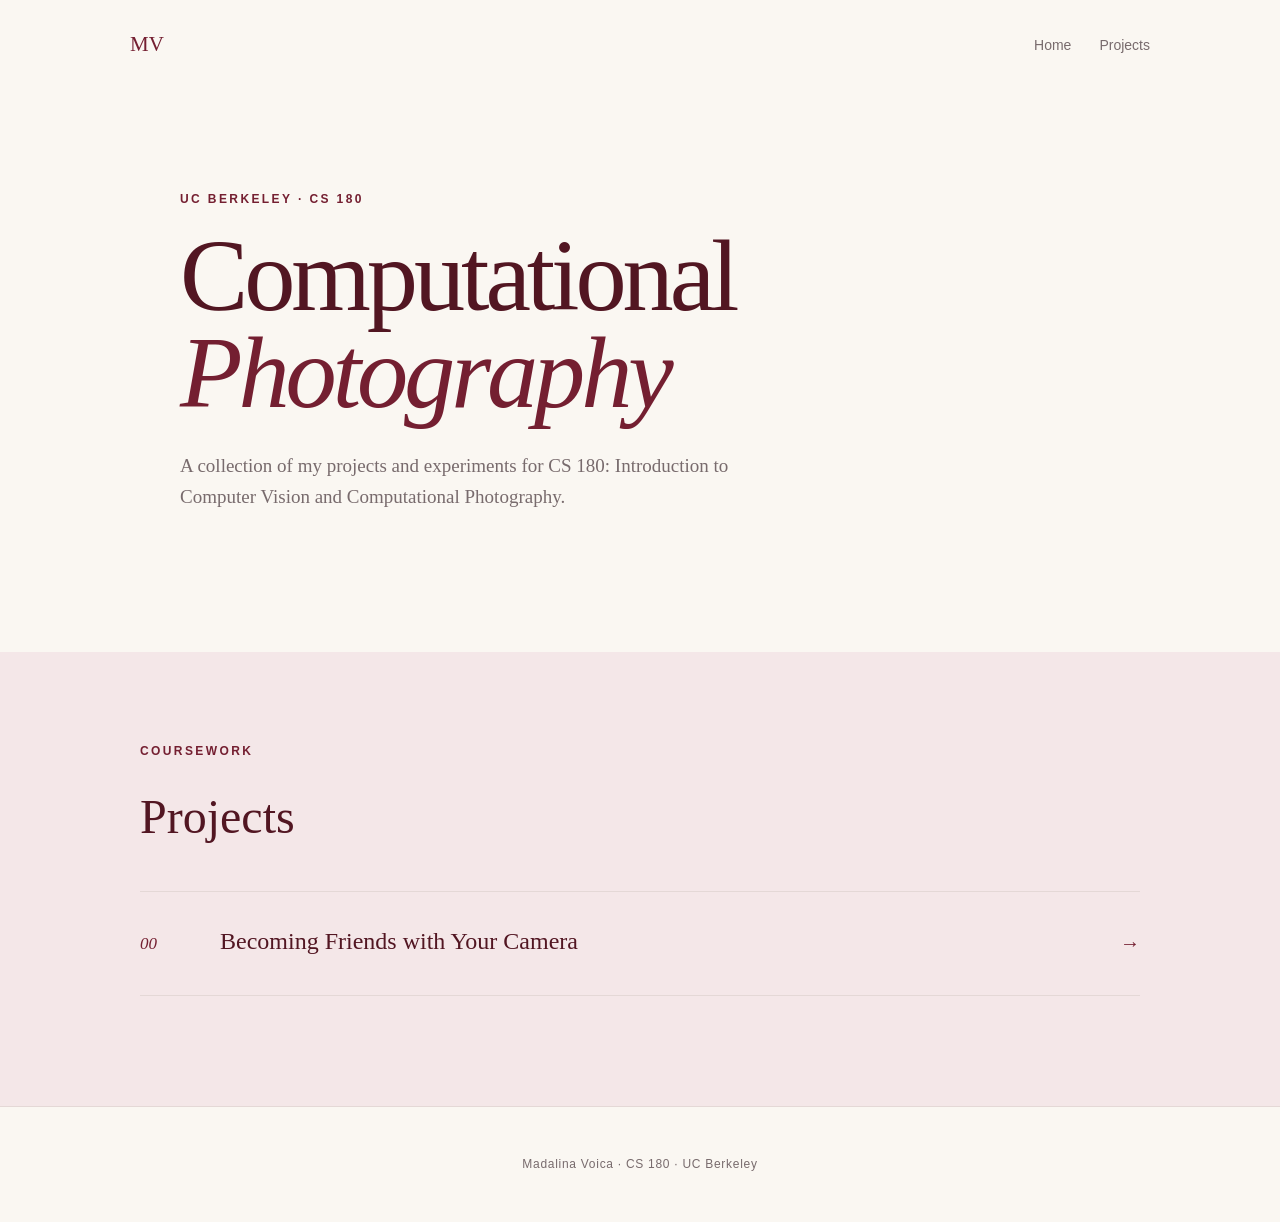
<file: index.html>
<!DOCTYPE html>
<html lang="en">
<head>
    <meta charset="UTF-8">
    <meta name="viewport" content="width=device-width, initial-scale=1.0">

    <title>CS180 Portfolio | Madalina Voica</title>

    <link rel="stylesheet" href="./style.css">
</head>

<body>

    <header class="site-header">
        <div class="logo">MV</div>

        <nav>
            <a href="./index.html">Home</a>
            <a href="#projects">Projects</a>
        </nav>
    </header>

    <main>

        <section class="hero">
            <p class="eyebrow">UC Berkeley · CS 180</p>

            <h1>
                Computational
                <span>Photography</span>
            </h1>

            <p class="hero-description">
                A collection of my projects and experiments for CS 180:
                Introduction to Computer Vision and Computational Photography.
            </p>
        </section>


        <section class="projects-section" id="projects">

            <div class="section-heading">
                <p class="eyebrow">Coursework</p>
                <h2>Projects</h2>
            </div>

            <div class="project-list">

                <a class="project-row" href="./0/index.html">
                    <span class="project-number">00</span>

                    <div>
                        <h3>Becoming Friends with Your Camera</h3>
                      
                    </div>

                    <span class="arrow">→</span>
                </a>

            </div>

        </section>

    </main>

    <footer>
        <p>Madalina Voica · CS 180 · UC Berkeley</p>
    </footer>

</body>
</html>
</file>
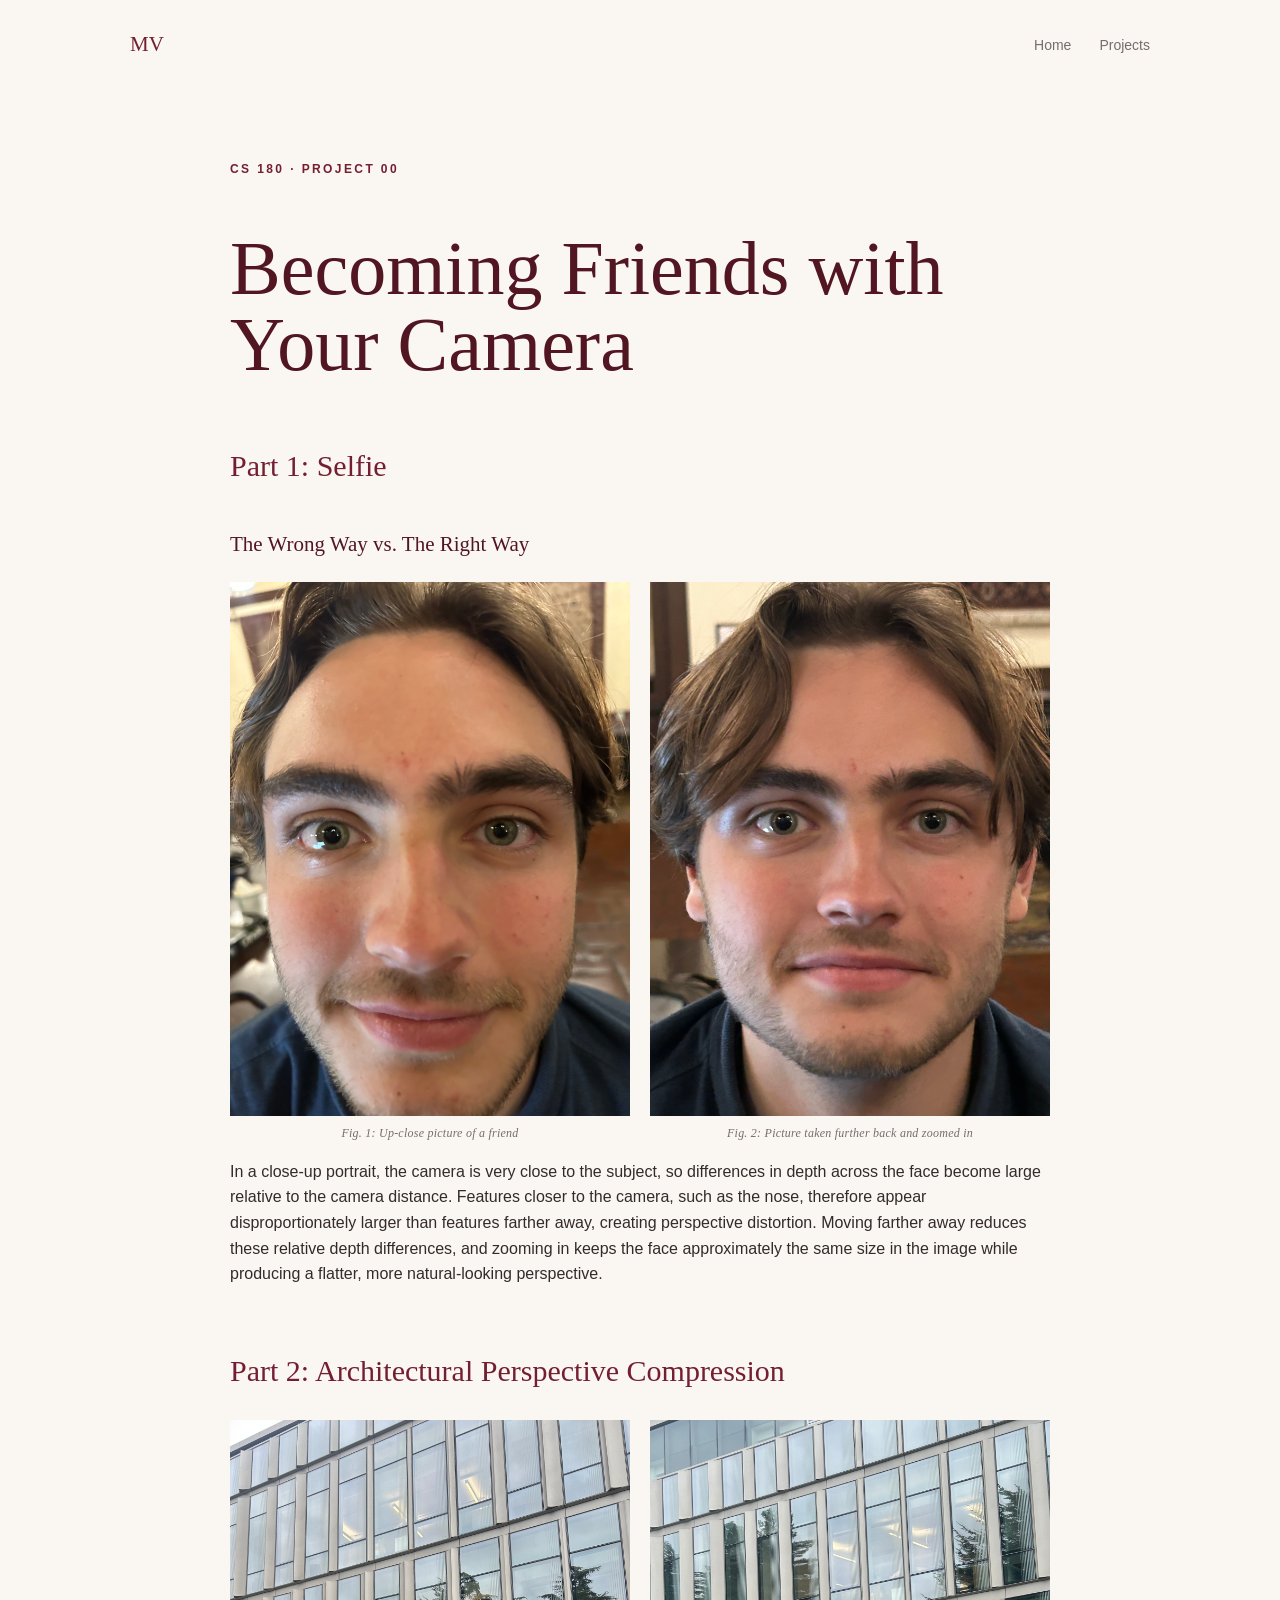
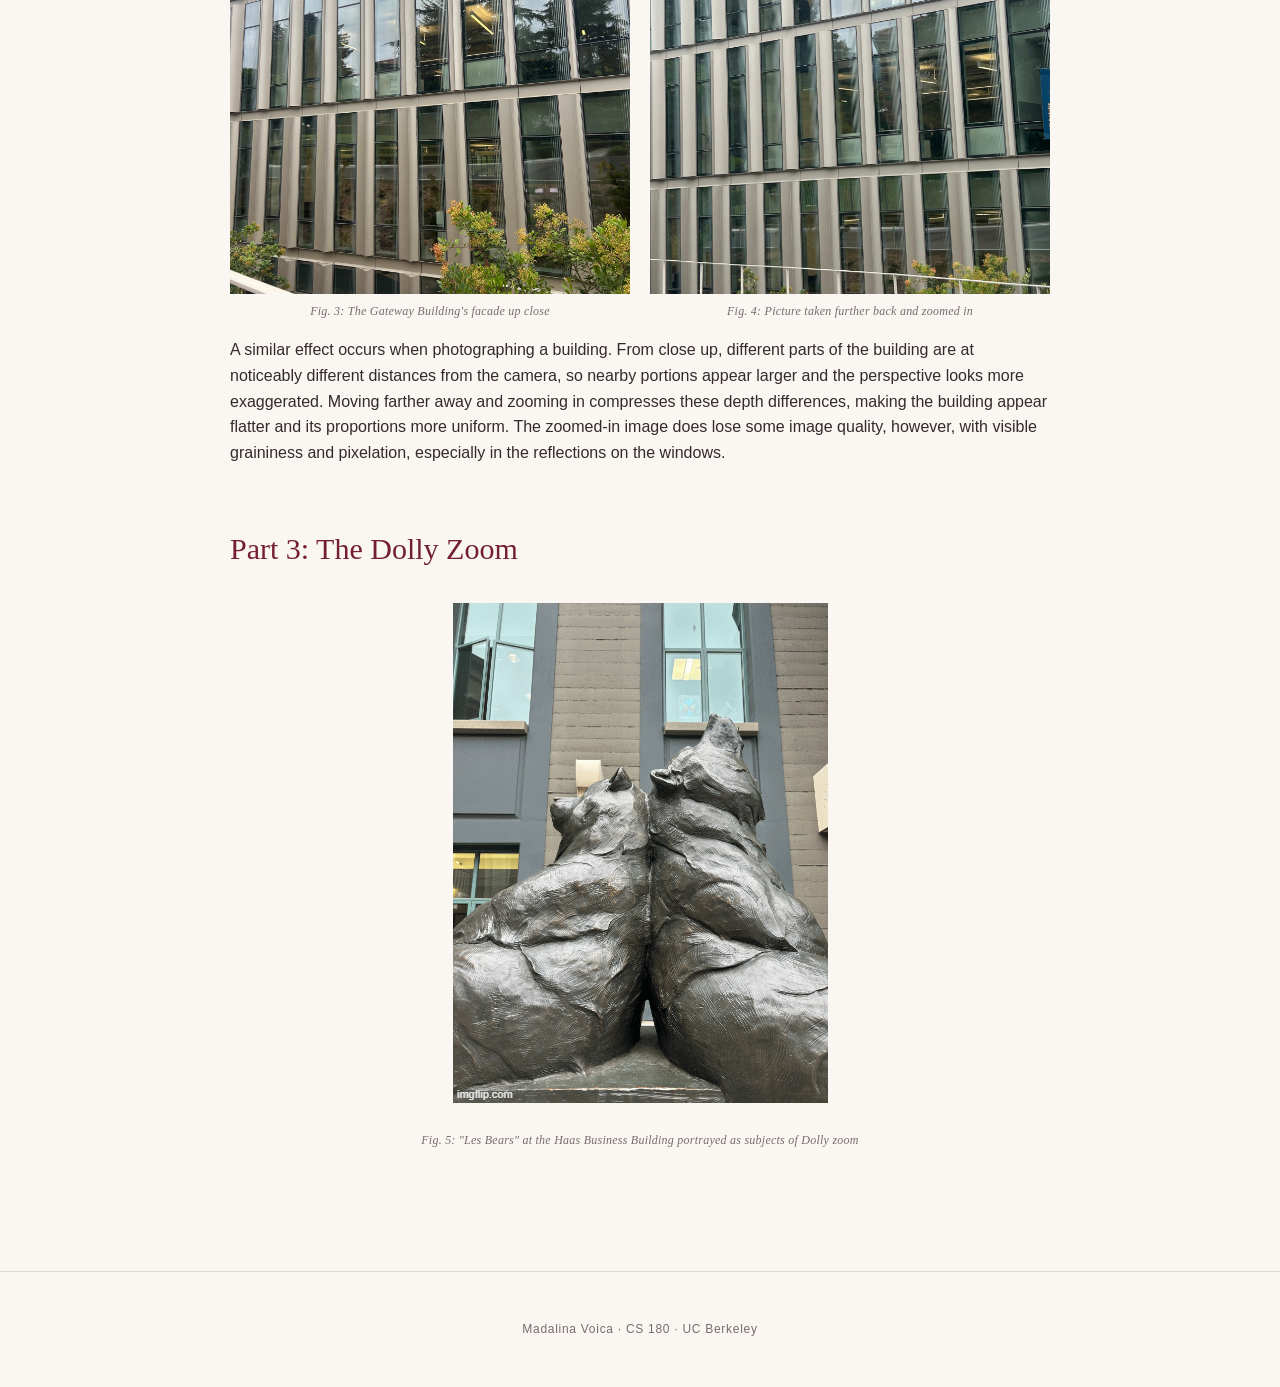
<file: 0/index.html>
<!DOCTYPE html>
<html lang="en">
<head>
    <meta charset="UTF-8">
    <meta name="viewport" content="width=device-width, initial-scale=1.0">

    <title>Project 0 | CS180</title>

    <link rel="stylesheet" href="../style.css">
</head>

<body>

    <header class="site-header">
        <a class="logo" href="../index.html">MV</a>

        <nav>
            <a href="../index.html">Home</a>
            <a href="../index.html#projects">Projects</a>
        </nav>
    </header>

    <main class="page-container">

        <p class="eyebrow">CS 180 · Project 00</p>

        <h1 class="page-title">
            Becoming Friends with Your Camera
        </h1>


        <h2>Part 1: Selfie</h2>

        <h3>The Wrong Way vs. The Right Way</h3>

        <div class="image-row">
            <figure>
              <img src="./images/face_up_close.jpeg" alt="Fig. 1: Up-close picture">
              <figcaption>Fig. 1: Up-close picture of a friend</figcaption>
            </figure>

            <figure>
              <img src="./images/face_out.jpeg" alt="Fig. 2: Picture taken further back and zoomed in">  
              <figcaption>Fig. 2: Picture taken further back and zoomed in</figcaption>
            </figure>
            
        </div>

        
        <p>
            In a close-up portrait, the camera is very close to the subject, so
            differences in depth across the face become large relative to the camera
            distance. Features closer to the camera, such as the nose, therefore appear
            disproportionately larger than features farther away, creating perspective
            distortion. Moving farther away reduces these relative depth differences,
            and zooming in keeps the face approximately the same size in the image while
            producing a flatter, more natural-looking perspective.
        </p>


        <h2>Part 2: Architectural Perspective Compression</h2>
        <div class="image-row">
            <figure>
                <img src="./images/building_up_close.jpeg" alt="Fig. 3: The Gateway Building's facade up close">
                <figcaption>Fig. 3: The Gateway Building's facade up close</figcaption>
            </figure>

            <figure>
                <img src="./images/IMG_3272.jpeg" alt="Fig. 4: Picture taken further back and zoomed in">
                <figcaption>Fig. 4: Picture taken further back and zoomed in</figcaption>
            </figure>
            
        </div>
        <p>
            A similar effect occurs when photographing a building. From close up,
            different parts of the building are at noticeably different distances from
            the camera, so nearby portions appear larger and the perspective looks more
            exaggerated. Moving farther away and zooming in compresses these depth
            differences, making the building appear flatter and its proportions more
            uniform. The zoomed-in image does lose some image quality, however, with
            visible graininess and pixelation, especially in the reflections on the
            windows.
        </p>

        <h2>Part 3: The Dolly Zoom</h2>

        <figure>
        <img src="./images/b02m7a.gif" alt="Dolly zoom effect">
        <figcaption>
           Fig. 5: "Les Bears" at the Haas Business Building portrayed as subjects of Dolly zoom 
        </figcaption>


    </main>

    <footer>
        <p>Madalina Voica · CS 180 · UC Berkeley</p>
    </footer>

</body>
</html>
</file>
<file: style.css>
:root {
    --cream: #faf7f2;
    --blush: #f4e7e8;
    --maroon: #741f31;
    --maroon-dark: #521622;

    --text: #342a2b;
    --text-light: #786b6d;
    --border: #e4d8d6;
}

* {
    box-sizing: border-box;
}

html {
    scroll-behavior: smooth;
}

body {
    margin: 0;

    background: var(--cream);
    color: var(--text);

    font-family: "Helvetica Neue", Arial, sans-serif;

    line-height: 1.6;
}

a {
    color: inherit;
    text-decoration: none;
}


/* Header */

.site-header {
    max-width: 1100px;
    margin: 0 auto;

    padding: 28px 40px;

    display: flex;
    justify-content: space-between;
    align-items: center;
}

.logo {
    font-family: Georgia, "Times New Roman", serif;
    font-size: 21px;

    color: var(--maroon);
}

nav {
    display: flex;
    gap: 28px;
}

nav a {
    font-size: 14px;
    color: var(--text-light);
}

nav a:hover {
    color: var(--maroon);
}


/* Hero */

.hero {
    max-width: 1000px;

    margin: 100px auto 140px;

    padding: 0 40px;
}

.eyebrow {
    margin: 0 0 18px;

    color: var(--maroon);

    text-transform: uppercase;
    letter-spacing: 0.2em;

    font-size: 12px;
    font-weight: 600;
}

.hero h1 {
    margin: 0;

    font-family: Georgia, "Times New Roman", serif;

    font-size: clamp(58px, 8vw, 105px);
    line-height: 0.95;

    font-weight: 400;
    letter-spacing: -0.04em;

    color: var(--maroon-dark);
}

.hero h1 span {
    display: block;

    font-style: italic;

    color: var(--maroon);
}

.hero-description {
    max-width: 560px;

    margin-top: 30px;

    font-family: Georgia, "Times New Roman", serif;

    font-size: 19px;

    color: var(--text-light);
}


/* Projects */

.projects-section {
    background: var(--blush);

    padding: 90px 40px 110px;
}

.section-heading,
.project-list {
    max-width: 1000px;

    margin-left: auto;
    margin-right: auto;
}

.section-heading {
    margin-bottom: 35px;
}

.section-heading h2 {
    margin: 0;

    font-family: Georgia, "Times New Roman", serif;

    font-size: 48px;
    font-weight: 400;

    color: var(--maroon-dark);
}

.project-list {
    border-top: 1px solid var(--border);
}

.project-row {
    display: grid;
    grid-template-columns: 60px 1fr 40px;

    gap: 20px;

    align-items: center;

    padding: 30px 0;

    border-bottom: 1px solid var(--border);

    transition: padding-left 0.2s ease;
}

.project-row:hover {
    padding-left: 8px;
}

.project-number {
    font-family: Georgia, "Times New Roman", serif;

    font-style: italic;
    font-size: 17px;

    color: var(--maroon);
}

.project-row h3 {
    margin: 0 0 4px;

    font-family: Georgia, "Times New Roman", serif;

    font-size: 24px;
    font-weight: 400;

    color: var(--maroon-dark);
}

.project-row p {
    margin: 0;

    font-size: 14px;

    color: var(--text-light);
}

.arrow {
    text-align: right;

    color: var(--maroon);

    font-size: 20px;
}


/* General project pages */

.page-container {
    max-width: 900px;

    margin: 70px auto 120px;

    padding: 0 40px;
}

.page-title {
    margin-bottom: 25px;

    font-family: Georgia, "Times New Roman", serif;

    font-size: clamp(46px, 7vw, 76px);
    line-height: 1;

    font-weight: 400;

    color: var(--maroon-dark);
}

.page-container h2 {
    margin-top: 60px;

    font-family: Georgia, "Times New Roman", serif;

    font-size: 30px;
    font-weight: 400;

    color: var(--maroon);
}

.page-container h3 {
    margin-top: 38px;

    font-family: Georgia, "Times New Roman", serif;

    font-size: 21px;
    font-weight: 400;

    color: var(--maroon-dark);
}

.page-container img {
    display: block;

    max-width: 100%;

    margin: 28px auto;
}

figure {
    margin: 30px auto;
    text-align: center;
}
        
figure img {
    display: block;
    max-width: 100%;
    margin: 0 auto;
}

figcaption {
    margin-top: 8px;
    font-family: Georgia, "Times New Roman", serif;
    font-size: 12px;
    font-style: italic;
    color: var(--text-light);
    letter-spacing: 0.02em;
    text-align: center;
}

.image-row {
    display: flex;
    gap: 20px;
    align-items: flex-start;
}

.image-row figure {
    flex: 1;
    margin: 0;
    text-align: center;
}

.page-container .image-row img {
    width: 100%;
    height: auto;
    margin: 0;
}
/* Footer */

footer {
    padding: 36px;

    text-align: center;

    border-top: 1px solid var(--border);

    font-size: 12px;
    letter-spacing: 0.06em;

    color: var(--text-light);
}


/* Mobile */

@media (max-width: 600px) {

    .site-header {
        padding: 22px;
    }

    .hero {
        margin: 65px auto 90px;

        padding: 0 22px;
    }

    .projects-section {
        padding: 65px 22px 80px;
    }

    .project-row {
        grid-template-columns: 45px 1fr 25px;
    }

    .page-container {
        padding: 0 22px;
        
    }
}
</file>
